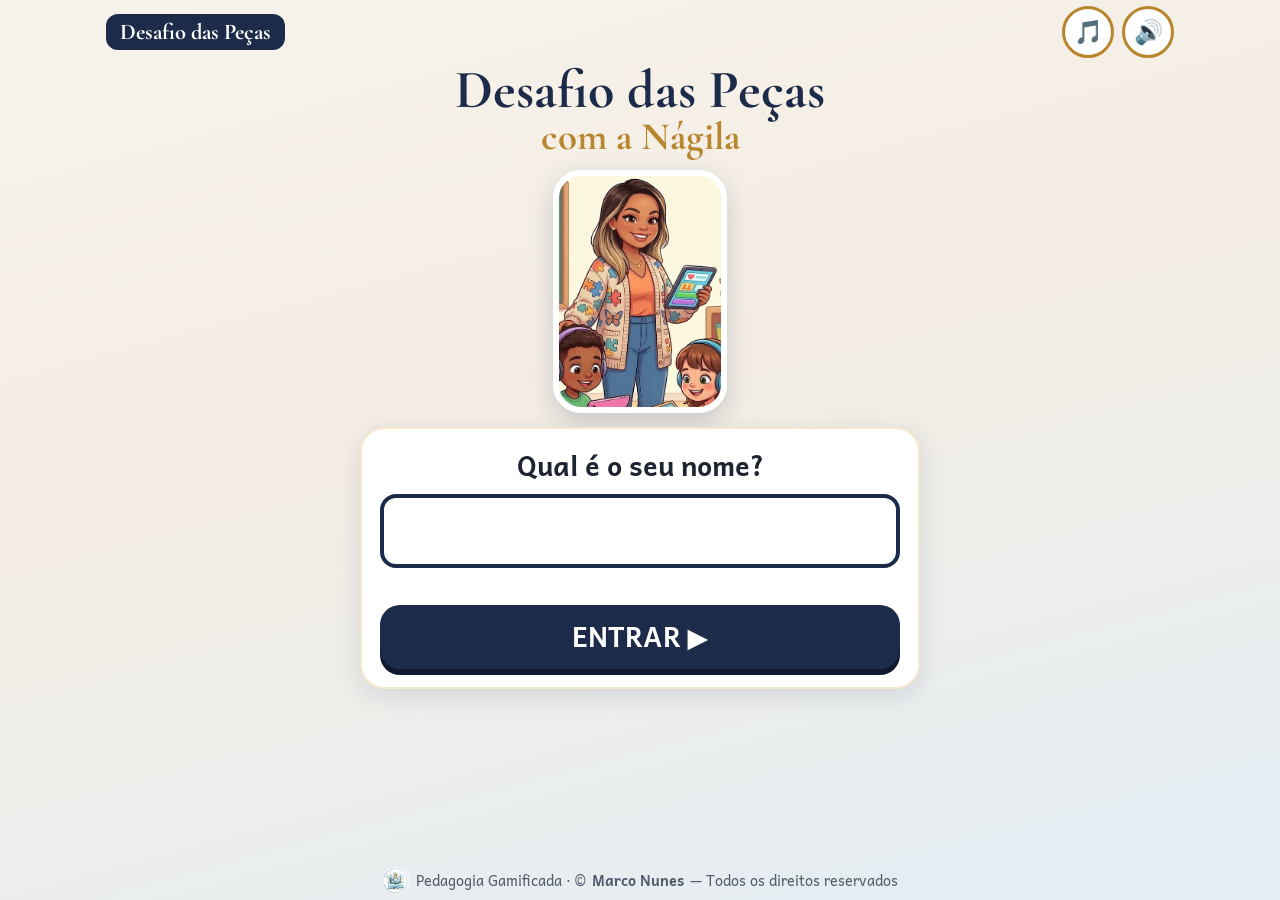
<file: index.html>
<!DOCTYPE html>
<html lang="pt-BR">
<head>
  <meta charset="UTF-8">
  <meta name="viewport" content="width=device-width, initial-scale=1.0, viewport-fit=cover">
  <meta name="theme-color" content="#1d2b4a">
  <meta name="author" content="Marco Nunes">
  <meta name="description" content="Desafio das Peças com a Nágila: jogo de tabuleiro para treinar atenção, planejamento, controle inibitório e novas soluções.">
  <meta name="mobile-web-app-capable" content="yes">
  <meta name="apple-mobile-web-app-capable" content="yes">
  <meta name="apple-mobile-web-app-title" content="Desafio das Peças">
  <title>Desafio das Peças com a Nágila</title>
  <link rel="manifest" href="manifest.json">
  <link rel="icon" type="image/png" href="icons/icon-192.png">
  <link rel="apple-touch-icon" href="icons/apple-touch-icon.png">
  <link rel="preconnect" href="https://fonts.googleapis.com">
  <link rel="preconnect" href="https://fonts.gstatic.com" crossorigin>
  <!-- Andika: fonte de leitura fácil; Cormorant Garamond: títulos no estilo da marca da Nágila -->
  <link href="https://fonts.googleapis.com/css2?family=Andika:wght@400;700&family=Cormorant+Garamond:wght@600;700&display=swap" rel="stylesheet">
  <link rel="stylesheet" href="style.css?v=3">
</head>
<body>
  <a class="pular-conteudo" href="#conteudo">Ir para o jogo</a>

  <main class="app" id="conteudo">
    <header class="topo">
      <span class="marca" aria-hidden="true">Desafio das Peças</span>
      <div class="topo-botoes">
        <button class="btn-icone" id="btn-musica" type="button" aria-pressed="true" aria-label="Música de fundo">🎵</button>
        <button class="btn-icone" id="btn-som" type="button" aria-pressed="true" aria-label="Voz da Nágila">🔊</button>
      </div>
    </header>

    <!-- 1. Nome do jogador -->
    <section class="tela" id="tela-nome" aria-labelledby="titulo-nome">
      <h1 class="titulo" id="titulo-nome">Desafio das Peças <span>com a Nágila</span></h1>
      <img class="foto-pro" src="assets/nagila/nagila.jpg" alt="Nágila, neuropsicopedagoga, sorrindo com um tablet na mão" width="423" height="600">
      <form class="cartao" id="form-nome" autocomplete="off">
        <label class="campo" for="campo-nome">Qual é o seu nome?</label>
        <input type="text" id="campo-nome" maxlength="30" required autocapitalize="characters" spellcheck="false">
        <p class="erro" id="erro-nome" role="alert"></p>
        <button class="btn-grande" type="submit">ENTRAR ▶</button>
      </form>
    </section>

    <!-- 2. Início: escolhas da partida -->
    <section class="tela" id="tela-inicio" aria-labelledby="ola">
      <div class="cena">
        <div class="pro-sprite tchau" role="img" aria-label="Nágila dando tchau"></div>
        <p class="balao" id="ola">Oi, <b id="nome-jogador"></b>!<br>Leve suas peças para o outro lado!</p>
      </div>

      <div class="cartao opcoes">
        <fieldset class="grupo">
          <legend>Nível</legend>
          <div class="chips" id="op-nivel">
            <button type="button" class="chip" data-v="facil" aria-pressed="true">🙂 Fácil</button>
            <button type="button" class="chip" data-v="medio" aria-pressed="false">🤔 Médio</button>
            <button type="button" class="chip" data-v="dificil" aria-pressed="false">🧠 Difícil</button>
          </div>
        </fieldset>
        <button class="btn-grande" id="btn-jogar" type="button">🤖 Contra a Nágila</button>
        <div class="linha-dupla">
          <input type="text" id="campo-nome2" maxlength="30" autocapitalize="characters" spellcheck="false" placeholder="Nome do 2º" aria-label="Nome do 2º jogador (opcional)">
          <button class="btn-sec" id="btn-dupla" type="button">👥 2 jogadores</button>
        </div>
      </div>

      <div class="linha-botoes">
        <button class="btn-sec" id="btn-instalar" type="button" hidden>📲 Instalar</button>
        <button class="btn-sec" id="btn-trocar" type="button">👤 Trocar nome</button>
      </div>
      <a class="btn-whats" id="btn-falar" href="#" target="_blank" rel="noopener" hidden><svg viewBox="0 0 32 32" width="26" height="26" aria-hidden="true"><path fill="#fff" d="M16 3C9 3 3.3 8.6 3.3 15.6c0 2.4.7 4.7 1.9 6.7L3 29l6.9-2.1c1.9 1 4 1.6 6.1 1.6 7 0 12.7-5.7 12.7-12.7C28.7 8.6 23 3 16 3zm0 23.2c-1.9 0-3.8-.5-5.4-1.5l-.4-.2-4.1 1.2 1.2-4-.3-.4c-1.1-1.7-1.7-3.6-1.7-5.7C5.3 9.7 10.1 5 16 5s10.6 4.7 10.6 10.6S21.9 26.2 16 26.2zm5.8-7.9c-.3-.2-1.9-.9-2.2-1-.3-.1-.5-.2-.7.2-.2.3-.8 1-1 1.2-.2.2-.4.2-.7.1-.3-.2-1.3-.5-2.6-1.6-1-.9-1.6-1.9-1.8-2.2-.2-.3 0-.5.1-.7l.5-.6c.2-.2.2-.4.3-.6.1-.2 0-.4 0-.6l-1-2.4c-.3-.6-.5-.5-.7-.5h-.6c-.2 0-.6.1-.9.4-.3.3-1.2 1.1-1.2 2.8s1.2 3.2 1.4 3.5c.2.2 2.4 3.6 5.7 5 .8.3 1.4.5 1.9.7.8.3 1.5.2 2.1.1.6-.1 1.9-.8 2.2-1.5.3-.7.3-1.4.2-1.5-.1-.2-.3-.3-.6-.4z"/></svg> Falar com a Nágila</a>
      <p class="endereco">📍 Av. Queiroz Júnior, 1081, sala 201 – Praia, Itabirito/MG</p>
      <p class="link-rodape"><a href="privacidade.html">Política de privacidade</a></p>
    </section>

    <!-- Ajuda para instalar -->
    <section class="tela" id="tela-instalar" aria-labelledby="titulo-instalar">
      <div class="cartao">
        <h2 class="subtitulo" id="titulo-instalar">📲 Instalar o jogo</h2>
        <ol class="passos" id="passos-instalar"></ol>
        <button class="btn-grande" id="btn-fechar-instalar" type="button">OK</button>
      </div>
    </section>

    <!-- 3. Jogo -->
    <section class="tela" id="tela-jogo" aria-label="Jogo">
      <div class="jogador cima" id="card-1">
        <div class="avatar" id="avatar-1"></div>
        <div class="jogador-info">
          <span class="jogador-nome" id="nome-1"></span>
          <span class="chegadas" id="chegadas-1" aria-label="Peças que chegaram"></span>
        </div>
        <span class="relogio" id="relogio-1" role="timer" aria-label="Cronômetro">0:00</span>
      </div>

      <div class="tabuleiro-area">
        <div class="tabuleiro" id="tabuleiro" role="group" aria-label="Tabuleiro">
          <svg class="desenho" id="desenho" viewBox="0 0 100 140" aria-hidden="true"></svg>
          <div class="pro-sprite parada pro-tabuleiro" id="pro-jogo" role="img" aria-label="Nágila"></div>
          <div class="camada-pecas" id="camada-pecas" aria-hidden="true"></div>
          <div class="camada-casas" id="camada-casas"></div>
        </div>
      </div>

      <div class="jogador baixo" id="card-0">
        <div class="avatar" id="avatar-0"></div>
        <div class="jogador-info">
          <span class="jogador-nome" id="nome-0"></span>
          <span class="chegadas" id="chegadas-0" aria-label="Peças que chegaram"></span>
        </div>
        <span class="relogio" id="relogio-0" role="timer" aria-label="Cronômetro">0:00</span>
      </div>

      <div class="barra-acoes">
        <p class="mensagem" id="mensagem" aria-live="polite"></p>
        <button class="btn-redondo" id="btn-regras" type="button" aria-label="Como jogar">❓</button>
        <button class="btn-redondo" id="btn-dica" type="button" aria-label="Dica">💡</button>
        <button class="btn-redondo" id="btn-pausa" type="button" aria-label="Pausar">⏸</button>
      </div>

      <!-- explicação antes de começar -->
      <div class="sobreposicao" id="explicacao" hidden>
        <div class="cartao">
          <div class="pro-sprite tchau grande" role="img" aria-label="Nágila"></div>
          <h2 class="subtitulo">Como jogar</h2>
          <ul class="regras">
            <li>🎯 Leve <b>todas as suas peças</b> para o <b>outro lado</b>.</li>
            <li>➖ Ande pelas <b>linhas</b>, uma bolinha por vez.</li>
            <li>🚫 Não pode <b>pular</b> nem <b>comer</b> peça.</li>
            <li>⏱️ Seu relógio só anda na <b>sua vez</b>.</li>
          </ul>
          <p class="texto-medio">Toque na sua peça e depois na bolinha brilhando (ou arraste).</p>
          <button class="btn-grande" id="btn-comecar" type="button">COMEÇAR ▶</button>
        </div>
      </div>

      <!-- pausa -->
      <div class="sobreposicao" id="pausa" hidden>
        <div class="cartao">
          <h2 class="subtitulo">⏸ Jogo pausado</h2>
          <p class="texto-medio">Os relógios estão parados.</p>
          <button class="btn-grande" id="btn-continuar" type="button">▶ CONTINUAR</button>
          <button class="btn-sec" id="btn-terminar" type="button">🏁 Terminar e ver o relatório</button>
        </div>
      </div>
    </section>

    <!-- 4. Relatório -->
    <section class="tela" id="tela-relatorio" aria-labelledby="fim-titulo">
      <div class="cartao cartao-fim">
        <div class="pro-sprite feliz grande" id="pro-fim" role="img" aria-label="Nágila comemorando"></div>
        <h2 class="subtitulo" id="fim-titulo"></h2>
        <p class="texto-grande" id="fim-resumo"></p>
      </div>

      <div class="cartao relatorio" id="relatorio">
        <h3>📋 Relatório para a Nágila</h3>
        <div class="chips abas" id="abas-jogador" hidden></div>
        <p class="relatorio-info" id="relatorio-info"></p>
        <div class="selo" id="selo"></div>
        <div class="numeros" id="numeros"></div>
        <h4>Habilidades observadas</h4>
        <div class="habilidades" id="habilidades"></div>
        <h4>Tempo para pensar em cada jogada</h4>
        <canvas id="grafico-jogadas" width="900" height="400" role="img" aria-label="Gráfico do tempo de cada jogada"></canvas>
        <p class="legenda"><span class="ponto otimo"></span> avançou <span class="ponto lado"></span> andou de lado <span class="ponto treinar"></span> voltou <span>· tracejado: 1,5 s (jogada muito rápida)</span></p>
        <h4>Tempo por peça</h4>
        <canvas id="grafico-pecas" width="900" height="360" role="img" aria-label="Gráfico do tempo e das jogadas de cada peça"></canvas>
        <h4>Pontos de atenção</h4>
        <ul class="dificuldades" id="dificuldades"></ul>
        <div id="evolucao-area" hidden>
          <h4>Evolução nas últimas partidas</h4>
          <canvas id="grafico-evolucao" width="900" height="300" role="img" aria-label="Gráfico da evolução nas últimas partidas"></canvas>
        </div>
        <p class="aviso-clinico">Indicadores para apoiar a observação da profissional. Não são diagnóstico.<br>Nágila Jamaica · Neuropsicopedagoga · Av. Queiroz Júnior, 1081, sala 201 – Praia, Itabirito/MG · (31) 8883-3589</p>
        <p class="dica-envio" id="dica-envio" role="status" hidden></p>
        <div class="linha-botoes">
          <button class="btn-grande btn-whats-grande" id="btn-compartilhar" type="button"><svg viewBox="0 0 32 32" width="30" height="30" aria-hidden="true"><path fill="#fff" d="M16 3C9 3 3.3 8.6 3.3 15.6c0 2.4.7 4.7 1.9 6.7L3 29l6.9-2.1c1.9 1 4 1.6 6.1 1.6 7 0 12.7-5.7 12.7-12.7C28.7 8.6 23 3 16 3zm0 23.2c-1.9 0-3.8-.5-5.4-1.5l-.4-.2-4.1 1.2 1.2-4-.3-.4c-1.1-1.7-1.7-3.6-1.7-5.7C5.3 9.7 10.1 5 16 5s10.6 4.7 10.6 10.6S21.9 26.2 16 26.2zm5.8-7.9c-.3-.2-1.9-.9-2.2-1-.3-.1-.5-.2-.7.2-.2.3-.8 1-1 1.2-.2.2-.4.2-.7.1-.3-.2-1.3-.5-2.6-1.6-1-.9-1.6-1.9-1.8-2.2-.2-.3 0-.5.1-.7l.5-.6c.2-.2.2-.4.3-.6.1-.2 0-.4 0-.6l-1-2.4c-.3-.6-.5-.5-.7-.5h-.6c-.2 0-.6.1-.9.4-.3.3-1.2 1.1-1.2 2.8s1.2 3.2 1.4 3.5c.2.2 2.4 3.6 5.7 5 .8.3 1.4.5 1.9.7.8.3 1.5.2 2.1.1.6-.1 1.9-.8 2.2-1.5.3-.7.3-1.4.2-1.5-.1-.2-.3-.3-.6-.4z"/></svg> Enviar para a Nágila</button>
          <button class="btn-sec" id="btn-pdf" type="button">📄 Baixar PDF</button>
        </div>
      </div>

      <div class="linha-botoes">
        <button class="btn-grande" id="btn-de-novo" type="button">↻ Jogar de novo</button>
        <button class="btn-sec" id="btn-sair" type="button">🏠 Início</button>
      </div>
    </section>
  </main>

  <footer class="credito"><img src="assets/logo-pedagogia-gamificada.jpg" alt="" width="28" height="27"> Pedagogia Gamificada · © <b>Marco Nunes</b> — Todos os direitos reservados</footer>

  <script src="vendor/jspdf.umd.min.js"></script>
  <script src="musica.js?v=3"></script>
  <script src="tabuleiro.js?v=3"></script>
  <script src="jogo.js?v=3"></script>
  <script>
    if ('serviceWorker' in navigator && location.protocol === 'https:') {
      window.addEventListener('load', () => navigator.serviceWorker.register('service-worker.js'));
    }
  </script>
</body>
</html>
</file>
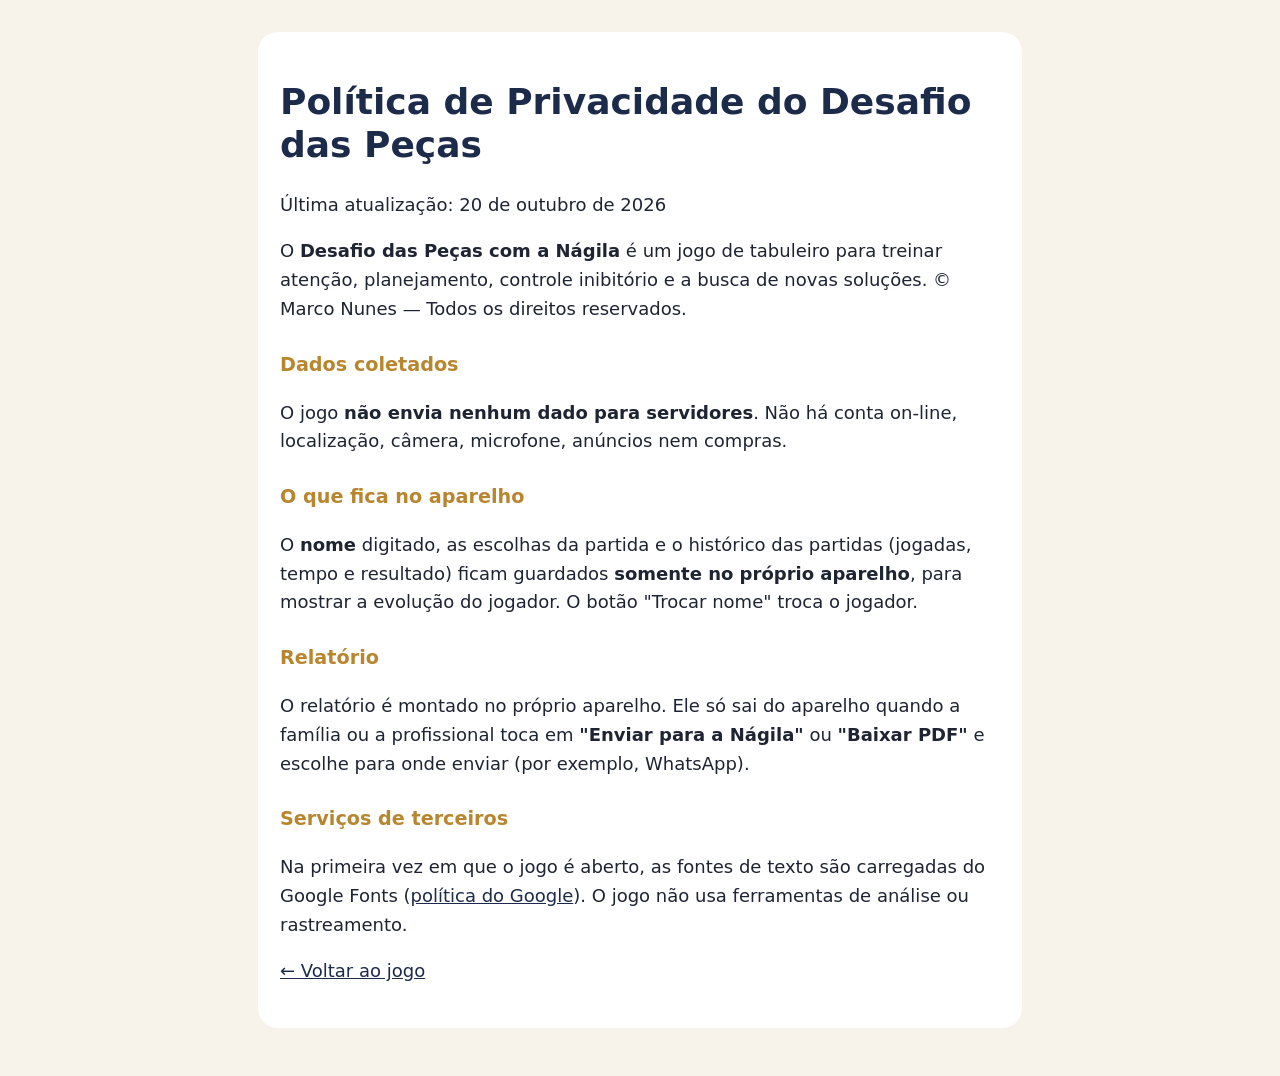
<file: privacidade.html>
<!DOCTYPE html>
<html lang="pt-BR">
<head>
  <meta charset="UTF-8">
  <meta name="viewport" content="width=device-width, initial-scale=1.0">
  <meta name="theme-color" content="#1d2b4a">
  <title>Política de Privacidade — Desafio das Peças</title>
  <link rel="icon" href="icons/icon-192.png">
  <style>
    body { margin: 0; padding: 32px 16px 48px; font-family: Verdana, system-ui, sans-serif; font-size: 18px; line-height: 1.6; color: #1f2433; background: #f8f3ea; }
    main { max-width: 720px; margin: 0 auto; background: #fff; border-radius: 20px; padding: 24px 22px; }
    h1 { color: #1d2b4a; line-height: 1.2; }
    h2 { color: #b8862f; margin-top: 26px; font-size: 1.2rem; }
    a { color: #1d2b4a; }
  </style>
</head>
<body>
  <main>
    <h1>Política de Privacidade do Desafio das Peças</h1>
    <p>Última atualização: 20 de outubro de 2026</p>
    <p>O <b>Desafio das Peças com a Nágila</b> é um jogo de tabuleiro para treinar atenção, planejamento, controle inibitório e a busca de novas soluções. © Marco Nunes — Todos os direitos reservados.</p>
    <h2>Dados coletados</h2>
    <p>O jogo <b>não envia nenhum dado para servidores</b>. Não há conta on-line, localização, câmera, microfone, anúncios nem compras.</p>
    <h2>O que fica no aparelho</h2>
    <p>O <b>nome</b> digitado, as escolhas da partida e o histórico das partidas (jogadas, tempo e resultado) ficam guardados <b>somente no próprio aparelho</b>, para mostrar a evolução do jogador. O botão "Trocar nome" troca o jogador.</p>
    <h2>Relatório</h2>
    <p>O relatório é montado no próprio aparelho. Ele só sai do aparelho quando a família ou a profissional toca em <b>"Enviar para a Nágila"</b> ou <b>"Baixar PDF"</b> e escolhe para onde enviar (por exemplo, WhatsApp).</p>
    <h2>Serviços de terceiros</h2>
    <p>Na primeira vez em que o jogo é aberto, as fontes de texto são carregadas do Google Fonts (<a href="https://policies.google.com/privacy" target="_blank" rel="noopener">política do Google</a>). O jogo não usa ferramentas de análise ou rastreamento.</p>
    <p><a href="./">← Voltar ao jogo</a></p>
  </main>
</body>
</html>
</file>
<file: style.css>
/* Cores da marca da Nágila: azul-marinho, dourado e bege; azul do tabuleiro de papel */
:root {
  --marinho: #1d2b4a;
  --marinho-escuro: #0f182c;
  --dourado: #b8862f;
  --dourado-claro: #f4e8cf;
  --bege: #efe6d8;
  --azul-tab: #4ea6da;
  --azul-claro: #e2edf5;
  --texto: #1f2433;
  --texto-suave: #545b6e;
  --cartao: #ffffff;
  --peca-0: #1e50c8;
  --peca-0-escura: #0f2f80;
  --peca-1: #d32f2f;
  --peca-1-escura: #8e1515;
  --otimo: #2e7d32;
  --regular: #b45309;
  --treinar: #c62828;
  --foco: #1f6fb4;
  font-size: 18px;
}

* { box-sizing: border-box; }
[hidden] { display: none !important; }
html, body { margin: 0; min-height: 100%; }

body {
  font-family: 'Andika', 'Atkinson Hyperlegible', Verdana, system-ui, sans-serif;
  color: var(--texto);
  background: linear-gradient(165deg, #f8f3ea 0%, #f3ede4 45%, #e3edf5 100%);
  background-attachment: fixed;
  line-height: 1.4;
  -webkit-tap-highlight-color: transparent;
  overscroll-behavior: none;
  display: flex; flex-direction: column; min-height: 100dvh;
}

:focus-visible { outline: 4px solid var(--foco); outline-offset: 3px; border-radius: 12px; }

.pular-conteudo {
  position: absolute; left: 8px; top: -60px; z-index: 50;
  background: var(--marinho); color: #fff; padding: 10px 16px; border-radius: 10px; font-weight: 700;
}
.pular-conteudo:focus { top: 8px; }

.app {
  max-width: 760px; width: 100%; margin: 0 auto; flex: 1; min-height: 0;
  padding: max(6px, env(safe-area-inset-top)) 16px 0;
  display: flex; flex-direction: column;
}

.topo { display: flex; justify-content: space-between; align-items: center; min-height: clamp(40px, 6.5dvh, 52px); gap: 8px; }
.marca {
  font-family: 'Cormorant Garamond', Georgia, serif; font-weight: 700; font-size: 1.25rem; color: #fff;
  background: var(--marinho); padding: 2px 14px; border-radius: 12px; white-space: nowrap;
}
.topo-botoes { display: flex; gap: 8px; }
.btn-icone {
  width: clamp(40px, 6dvh, 52px); height: clamp(40px, 6dvh, 52px); border-radius: 50%;
  border: 3px solid var(--dourado); background: #fff; font-size: clamp(1.1rem, 2.6dvh, 1.5rem);
  cursor: pointer; display: grid; place-items: center; padding: 0;
}
.btn-icone[aria-pressed="false"] { opacity: 0.45; border-style: dashed; }

.tela { display: none; flex: 1; flex-direction: column; align-items: center; gap: clamp(6px, 1.5dvh, 16px); padding-bottom: 6px; min-height: 0; }
.tela.ativa { display: flex; animation: entrar 0.3s ease; }
@keyframes entrar { from { opacity: 0; transform: translateY(8px); } to { opacity: 1; transform: none; } }

.titulo {
  font-family: 'Cormorant Garamond', Georgia, serif;
  margin: 4px 0 0; text-align: center; font-size: clamp(1.9rem, min(9vw, 6dvh), 3.4rem); line-height: 1.02;
  color: var(--marinho);
}
.titulo span { color: var(--dourado); display: block; font-size: 0.72em; }
.subtitulo { margin: 0; font-family: 'Cormorant Garamond', Georgia, serif; font-size: 1.9rem; color: var(--marinho); text-align: center; line-height: 1.1; }

.cartao {
  background: var(--cartao); border-radius: 24px; padding: clamp(10px, 2dvh, 20px);
  box-shadow: 0 6px 22px rgba(29, 43, 74, 0.12); width: 100%; max-width: 560px;
  border: 2px solid var(--dourado-claro);
}

.foto-pro {
  width: auto; height: clamp(110px, 27dvh, 330px); max-width: 70vw; object-fit: cover; object-position: top;
  border-radius: 28px; border: 6px solid #fff; box-shadow: 0 8px 24px rgba(29, 43, 74, 0.2);
}

#form-nome { display: flex; flex-direction: column; gap: clamp(4px, 1dvh, 12px); }
.campo { font-size: clamp(1.15rem, 3dvh, 1.5rem); font-weight: 700; text-align: center; }
#campo-nome, #campo-nome2 {
  font: inherit; text-align: center; text-transform: uppercase; color: var(--texto); background: #fff;
  border-radius: 16px; border: 4px solid #d8cdb8;
}
#campo-nome { font-size: clamp(1.4rem, 3.6dvh, 2rem); padding: clamp(6px, 1.2dvh, 12px); }
#campo-nome2 { font-size: 1.2rem; padding: 6px 10px; width: 100%; }
#campo-nome:focus, #campo-nome2:focus { border-color: var(--marinho); outline: none; }
.erro { color: var(--treinar); font-weight: 700; margin: 0; min-height: 1.1em; text-align: center; font-size: 0.95rem; }

.btn-grande, .btn-sec { font: inherit; font-weight: 700; cursor: pointer; border-radius: 20px; touch-action: manipulation; }
.btn-grande {
  min-height: clamp(50px, 7.5dvh, 64px); font-size: clamp(1.2rem, 3dvh, 1.6rem); padding: 6px 28px;
  color: #fff; background: var(--marinho); border: none; box-shadow: 0 6px 0 var(--marinho-escuro);
}
.btn-grande:active { transform: translateY(4px); box-shadow: 0 2px 0 var(--marinho-escuro); }
.btn-sec { min-height: 48px; font-size: clamp(0.95rem, 2.2dvh, 1.2rem); padding: 4px 14px; color: var(--marinho); background: #fff; border: 3px solid var(--dourado); }
.linha-botoes { display: flex; flex-wrap: wrap; gap: 10px; justify-content: center; }

.cena { display: flex; align-items: center; gap: 12px; justify-content: center; flex-wrap: nowrap; }
.balao {
  background: #fff; border: 4px solid var(--dourado-claro); border-radius: 24px; margin: 0; max-width: 340px;
  font-size: clamp(1.05rem, 2.5dvh, 1.5rem); padding: clamp(8px, 1.4dvh, 16px) 16px;
}
.link-rodape { margin: 0; font-size: 0.9rem; }
.endereco { margin: 0; font-size: 0.85rem; color: var(--texto-suave); text-align: center; }
.opcoes .btn-grande { width: 100%; }
.linha-dupla { display: flex; gap: 8px; }
.linha-dupla #campo-nome2 { flex: 1; min-width: 0; }
#campo-nome2::placeholder { text-transform: none; }
#op-nivel { flex-wrap: nowrap; }
#op-nivel .chip { flex: 1; padding: 4px 6px; }
.linha-dupla .btn-sec { flex: none; }
.link-rodape a { color: var(--marinho); }
.passos { font-size: 1.2rem; padding-left: 1.4em; }
.passos li { margin-bottom: 10px; }

/* ---------- Opções (chips) ---------- */
.opcoes { display: flex; flex-direction: column; gap: clamp(6px, 1.2dvh, 12px); }
.grupo { border: none; margin: 0; padding: 0; min-width: 0; }
.grupo legend, .legenda-campo { font-weight: 700; color: var(--texto-suave); font-size: 0.95rem; padding: 0; margin-bottom: 4px; display: block; }
.linha-grupos { display: flex; gap: 16px; flex-wrap: wrap; }
.chips { display: flex; gap: 8px; flex-wrap: wrap; }
.chip {
  font: inherit; font-weight: 700; font-size: clamp(0.9rem, 2.1dvh, 1.1rem); min-height: 44px; padding: 4px 10px;
  border-radius: 14px; border: 3px solid #d8cdb8; background: #fff; color: var(--texto); cursor: pointer;
}
.chip[aria-pressed="true"] { background: var(--marinho); border-color: var(--marinho); color: #fff; }

/* ---------- Nágila animada (folhas de sprites) ---------- */
.pro-sprite { position: relative; width: 100px; height: 160px; flex: none; }
.pro-sprite.grande { width: 120px; height: 190px; margin: 0 auto; }
.pro-sprite.mini { width: 46px; height: 70px; }
/* Nágila em destaque no tabuleiro, no recorte branco da direita (entre as casas R1, MR e R2) */
.pro-sprite.pro-tabuleiro {
  position: absolute; left: 92.5%; top: 50%; width: 17.5%; height: 22.5%; transform: translate(-50%, -50%);
  pointer-events: none; z-index: 1; filter: drop-shadow(0 0.8cqw 0.8cqw rgba(29, 43, 74, 0.35));
}
.pro-sprite.pro-tabuleiro::before {   /* brilho dourado atrás da Nágila */
  content: ''; position: absolute; left: -15%; right: -15%; bottom: -4%; height: 70%;
  background: radial-gradient(ellipse at center, rgba(244, 213, 140, 0.85), rgba(244, 213, 140, 0) 70%);
}
.pro-sprite::after {
  content: ''; position: absolute; bottom: 0; left: 50%; transform: translateX(-50%);
  height: 100%; background-repeat: no-repeat; background-position: 0 0;
}
.pro-sprite.feliz::after {
  aspect-ratio: 203 / 328; background-image: url(assets/nagila/nagila_feliz.png);
  background-size: 600% 100%; animation: quadros6 0.9s steps(6) infinite;
}
.pro-sprite.tchau::after, .pro-sprite.parada::after {
  aspect-ratio: 171 / 309; background-image: url(assets/nagila/nagila_tchau.png);
  background-size: 300% 100%;
}
.pro-sprite.tchau::after { animation: quadros3 0.8s steps(3) infinite; }
@keyframes quadros6 { from { background-position-x: 0%; } to { background-position-x: 120%; } }
@keyframes quadros3 { from { background-position-x: 0%; } to { background-position-x: 150%; } }

/* ---------- Tela do jogo ---------- */
#tela-jogo { gap: clamp(4px, 1dvh, 10px); position: relative; }

.jogador {
  display: flex; align-items: center; gap: 10px; width: 100%; max-width: 560px;
  background: #fff; border-radius: 18px; padding: 4px 12px; border: 3px solid transparent;
  box-shadow: 0 3px 10px rgba(29, 43, 74, 0.1); transition: border-color 0.2s, opacity 0.2s;
  opacity: 0.72;
}
.jogador.vez { border-color: var(--dourado); opacity: 1; box-shadow: 0 0 0 4px var(--dourado-claro), 0 3px 10px rgba(29, 43, 74, 0.15); }
.avatar { width: clamp(36px, 5.6dvh, 48px); height: clamp(36px, 5.6dvh, 48px); flex: none; }
.avatar img { width: 100%; height: 100%; border-radius: 50%; object-fit: cover; object-position: 50% 6%; border: 3px solid var(--peca-1); }
.avatar-peca {
  display: grid; place-items: center; width: 100%; height: 100%; border-radius: 50%;
  color: #fff; font-weight: 700; font-size: 1.3rem; border: 3px solid #fff; box-shadow: 0 0 0 2px rgba(0,0,0,0.15);
}
.avatar-peca.dono-0 { background: var(--peca-0); }
.avatar-peca.dono-1 { background: var(--peca-1); }
.jogador-info { display: flex; flex-direction: column; min-width: 0; flex: 1; line-height: 1.15; }
.jogador-nome { font-weight: 700; font-size: clamp(1rem, 2.4dvh, 1.2rem); overflow: hidden; text-overflow: ellipsis; white-space: nowrap; }
.chegadas { display: flex; gap: 4px; margin-top: 3px; }
.chegadas i { width: 14px; height: 14px; border-radius: 50%; border: 2px solid #c9c2b4; background: #fff; }
.chegadas i.cheia.dono-0 { background: var(--peca-0); border-color: var(--peca-0); }
.chegadas i.cheia.dono-1 { background: var(--peca-1); border-color: var(--peca-1); }
.relogio {
  font-size: clamp(1.3rem, 3.4dvh, 1.8rem); font-weight: 700; color: var(--texto-suave); font-variant-numeric: tabular-nums;
  background: var(--bege); border-radius: 12px; padding: 0 10px; min-width: 4ch; text-align: center;
}
.jogador.vez .relogio { color: #fff; background: var(--marinho); }

/* tabuleiro: ocupa o espaço que sobrar, sempre na proporção 100 x 140 */
.tabuleiro-area { flex: 1; min-height: 0; width: 100%; display: flex; justify-content: center; align-items: center; container-type: size; }
.tabuleiro {
  position: relative; width: min(100%, 520px); aspect-ratio: 100 / 140;   /* largura certa vem do jogo.js (cabe na altura) */
  background: #fff; border-radius: 4%; box-shadow: 0 8px 26px rgba(29, 43, 74, 0.18);
  container-type: inline-size; touch-action: none; user-select: none; -webkit-user-select: none;
}
.desenho { position: absolute; inset: 0; width: 100%; height: 100%; }
.desenho .area { fill: var(--azul-tab); }
.desenho .faixa { fill: var(--azul-claro); }
.desenho .faixa.cima { fill: #fbe4e4; }
.desenho .faixa.baixo { fill: #e1e8fb; }
.desenho .linhas line { stroke: var(--marinho); stroke-width: 0.8; stroke-linecap: round; }
.desenho .pontos circle { fill: var(--marinho); }

.camada-pecas, .camada-casas { position: absolute; inset: 0; }
.casa {
  position: absolute; width: 19%; aspect-ratio: 1; transform: translate(-50%, -50%);
  border: none; background: transparent; border-radius: 50%; padding: 0; cursor: pointer; touch-action: none;
}
.casa.destino::before {
  content: ''; position: absolute; inset: 22%; border-radius: 50%;
  background: rgba(255, 213, 79, 0.55); border: 0.9cqw solid #f0a500;
  animation: brilhar 1s ease-in-out infinite;
}
.casa.dica::before { background: rgba(255, 152, 0, 0.75); border-color: #e65100; inset: 16%; }
@keyframes brilhar { 50% { transform: scale(1.18); opacity: 0.75; } }

.peca {
  position: absolute; width: 12.5%; aspect-ratio: 1; transform: translate(-50%, -50%);
  border-radius: 50%; display: grid; place-items: center; color: #fff; font-weight: 700; font-size: 6.4cqw;
  border: 0.9cqw solid #fff; pointer-events: none;
  transition: left 0.38s ease, top 0.38s ease, transform 0.2s;
  box-shadow: 0 0.9cqw 0 rgba(0, 0, 0, 0.25), 0 1.4cqw 2.6cqw rgba(0, 0, 0, 0.2);
}
.peca.dono-0 { background: radial-gradient(circle at 35% 30%, #5b86f0, var(--peca-0) 55%, var(--peca-0-escura)); }
.peca.dono-1 { background: radial-gradient(circle at 35% 30%, #f07a7a, var(--peca-1) 55%, var(--peca-1-escura)); }
.peca.escolhida { transform: translate(-50%, -50%) scale(1.18); outline: 1.2cqw solid #ffd54f; outline-offset: 0.6cqw; z-index: 2; }
.peca.dica { outline: 1.2cqw solid #ff9800; outline-offset: 0.6cqw; animation: pulsar 0.9s ease-in-out infinite; }
.peca.chegou::after { content: '✓'; position: absolute; right: -14%; top: -18%; font-size: 0.6em; background: var(--otimo); border-radius: 50%; width: 1.3em; height: 1.3em; display: grid; place-items: center; border: 2px solid #fff; }
.peca.arrastando { opacity: 0.3; }
@keyframes pulsar { 50% { transform: translate(-50%, -50%) scale(1.15); } }
.peca.fantasma {
  position: fixed; z-index: 40; transform: translate(-50%, -50%) scale(1.15); transition: none;
  box-shadow: 0 14px 26px rgba(0, 0, 0, 0.3); outline: none;
}
.peca.fantasma::after { display: none; }

.barra-acoes { display: flex; align-items: center; gap: 8px; width: 100%; max-width: 560px; }
.mensagem {
  flex: 1; margin: 0; background: #fff; border-radius: 16px; padding: 6px 12px; min-height: 3.1em;
  font-size: clamp(0.95rem, 2.2dvh, 1.15rem); line-height: 1.25;
  border: 2px solid var(--dourado-claro);
}
.btn-redondo {
  width: clamp(46px, 7dvh, 58px); height: clamp(46px, 7dvh, 58px); border-radius: 50%; flex: none;
  border: 3px solid var(--dourado); background: #fff; font-size: 1.5rem; cursor: pointer; padding: 0;
}

.sobreposicao {
  position: fixed; inset: 0; z-index: 30; background: rgba(15, 24, 44, 0.55);
  display: grid; place-items: center; padding: 16px; overflow: auto;
}
.sobreposicao[hidden] { display: none; }
.sobreposicao .cartao { text-align: center; display: flex; flex-direction: column; gap: 10px; align-items: center; }
.regras { list-style: none; margin: 0; padding: 0; text-align: left; font-size: clamp(1.05rem, 2.6dvh, 1.35rem); }
.regras li { margin: 4px 0; }
.texto-grande { font-size: clamp(1.15rem, 2.8dvh, 1.5rem); margin: 0; text-align: center; }
.texto-medio { font-size: 1.05rem; margin: 0; color: var(--texto-suave); }

/* ---------- Relatório ---------- */
#tela-relatorio { overflow: visible; }
.cartao-fim { text-align: center; }
.relatorio h3 { margin: 0 0 6px; font-size: 1.5rem; color: var(--marinho); }
.relatorio h4 { margin: 20px 0 8px; font-size: 1.2rem; color: var(--dourado); }
.relatorio-info { margin: 6px 0 0; color: var(--texto-suave); font-size: 1rem; }
.relatorio canvas { width: 100%; height: auto; display: block; background: #fcfaf6; border-radius: 14px; }
.abas { margin: 6px 0; }
.selo { margin: 14px 0; padding: 12px; border-radius: 18px; color: #fff; font-size: 1.45rem; font-weight: 700; text-align: center; }
.selo small { display: block; font-size: 1rem; font-weight: 400; }
.selo.otimo { background: var(--otimo); }
.selo.regular { background: var(--regular); }
.selo.treinar { background: var(--treinar); }
.numeros { display: grid; grid-template-columns: repeat(auto-fit, minmax(120px, 1fr)); gap: 8px; }
.numero { background: var(--bege); border-radius: 16px; padding: 8px; text-align: center; font-size: 0.95rem; }
.numero b { display: block; font-size: 1.6rem; color: var(--marinho); }
.habilidades { display: grid; grid-template-columns: repeat(auto-fit, minmax(220px, 1fr)); gap: 8px; }
.habilidade { border-radius: 16px; padding: 10px 12px; border-left: 8px solid; background: #faf8f4; display: flex; flex-direction: column; gap: 2px; }
.habilidade.otimo { border-color: var(--otimo); }
.habilidade.regular { border-color: var(--regular); }
.habilidade.treinar { border-color: var(--treinar); }
.habilidade .nivel { font-weight: 700; }
.habilidade.otimo .nivel { color: var(--otimo); }
.habilidade.regular .nivel { color: var(--regular); }
.habilidade.treinar .nivel { color: var(--treinar); }
.habilidade small { color: var(--texto-suave); font-size: 0.9rem; }
.legenda { font-size: 0.95rem; display: flex; flex-wrap: wrap; gap: 6px 12px; align-items: center; margin: 8px 0 0; }
.ponto { display: inline-block; width: 16px; height: 16px; border-radius: 4px; vertical-align: middle; }
.ponto.otimo { background: var(--otimo); }
.ponto.lado { background: #1f6fb4; }
.ponto.treinar { background: var(--treinar); }
.dificuldades { font-size: 1.05rem; padding-left: 1.3em; margin: 0; }
.dificuldades li { margin-bottom: 6px; }
.aviso-clinico { font-size: 0.9rem; color: var(--texto-suave); margin: 16px 0 0; font-style: italic; }
.relatorio .linha-botoes { margin-top: 16px; }

/* WhatsApp */
.btn-whats, .btn-whats-grande {
  display: inline-flex; align-items: center; justify-content: center; gap: 10px;
  background: #1a8d4a; color: #fff; font: inherit; font-weight: 700; font-size: clamp(1rem, 2.4dvh, 1.3rem);
  border: none; border-radius: 20px; min-height: 48px; padding: 6px 20px; text-decoration: none;
  box-shadow: 0 6px 0 #0f5e30; cursor: pointer;
}
.btn-whats[hidden] { display: none; }
.btn-whats-grande { font-size: 1.35rem; }
.btn-whats:active, .btn-whats-grande:active { transform: translateY(4px); box-shadow: 0 2px 0 #0f5e30; }
.dica-envio { background: #e7f7ee; border: 3px solid #1a8d4a; border-radius: 14px; padding: 10px 14px; font-size: 1.05rem; margin: 16px 0 0; }

.credito {
  text-align: center; font-size: 0.8rem; color: var(--texto-suave); padding: 2px 16px max(6px, env(safe-area-inset-bottom));
  display: flex; align-items: center; justify-content: center; gap: 6px; flex-wrap: wrap;
}
.credito img { border-radius: 50%; }

/* ---------- Telas deitadas (computador, tablet e celular deitados): placar dos lados, tabuleiro no meio ---------- */
@media (orientation: landscape) {
  .app { max-width: 1100px; }
  #tela-jogo.ativa {
    display: grid; grid-template-columns: minmax(200px, 300px) auto; grid-template-rows: auto 1fr auto auto;
    grid-template-areas: "cima tab" ". tab" "baixo tab" "barra tab"; column-gap: 24px; row-gap: 10px;
    justify-content: center; align-items: center;
  }
  #card-1 { grid-area: cima; }
  #card-0 { grid-area: baixo; }
  .barra-acoes { grid-area: barra; flex-wrap: wrap; }
  .tabuleiro-area { grid-area: tab; height: 100%; width: calc((100dvh - 120px) * 100 / 140); max-width: 520px; }
  .jogador { flex-wrap: wrap; }
}
@media (orientation: landscape) and (max-height: 560px) {
  .topo { min-height: 40px; }
  .btn-icone { width: 40px; height: 40px; }
  .tabuleiro-area { width: calc((100dvh - 70px) * 100 / 140); }
  .mensagem { min-height: 0; font-size: 0.95rem; }
  .cena .pro-sprite { height: 110px; width: 70px; }
}

/* telas baixas em pé */
@media (max-height: 700px) and (orientation: portrait) {
  #tela-inicio .balao { font-size: 1rem; }
  #tela-inicio.ativa { gap: 6px; }
  .opcoes { gap: 6px; }
  .btn-whats { min-height: 42px; }
  .tela#tela-inicio .pro-sprite { height: 110px; width: 70px; }
}

@media (prefers-reduced-motion: reduce) {
  *, *::before, *::after { animation-duration: 0.01ms !important; animation-iteration-count: 1 !important; transition: none !important; }
}

@media print {
  .topo, .linha-botoes, .credito, .cartao-fim { display: none !important; }
  .tela { display: none !important; }
  #tela-relatorio { display: flex !important; }
}
</file>
